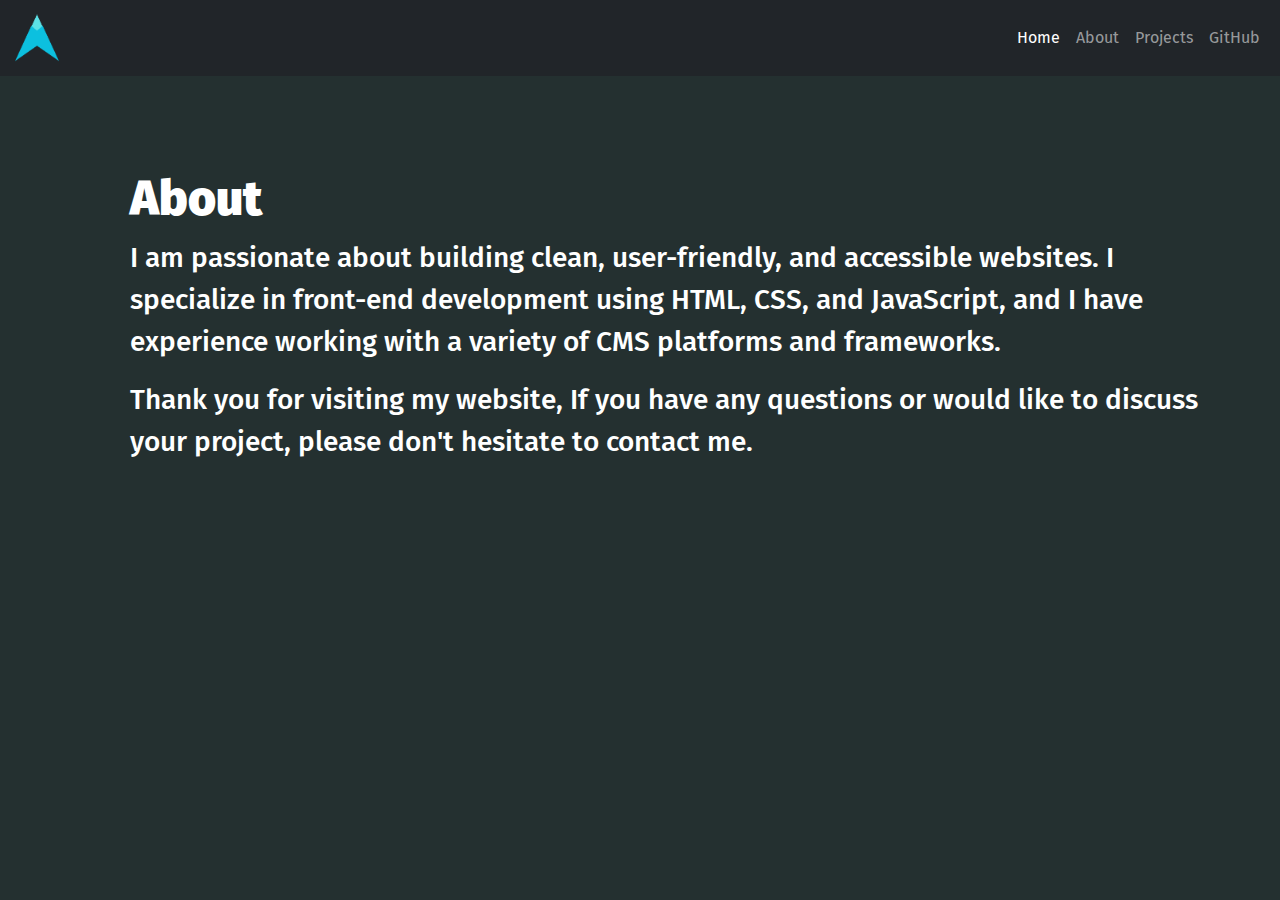
<file: about.html>
<!DOCTYPE html>
<html lang="en">

<head>
    <meta charset="UTF-8">
    <meta http-equiv="X-UA-Compatible" content="IE=edge">
    <meta name="viewport" content="width=device-width, initial-scale=1.0">
    <link rel="stylesheet" href="https://cdn.jsdelivr.net/npm/bootstrap@5.2.3/dist/css/bootstrap.min.css">
    <link rel="stylesheet" href="css/aboutConatct.css">
    <title>Adwait Sumbh</title>
</head>

<body>
    <nav class="navbar navbar-expand-lg navbar-dark bg-dark">
        <div class="container-fluid">
            <a class="navbar-brand" href="index.html"><img src="images/Logo.png" alt="" srcset=""></a>
            <button class="navbar-toggler" type="button" data-bs-toggle="collapse" data-bs-target="#navbarNav"
                aria-controls="navbarNav" aria-expanded="false" aria-label="Toggle navigation">
                <span class="navbar-toggler-icon"></span>
            </button>
            <div class="collapse navbar-collapse" id="navbarNav">
                <ul class="navbar-nav ms-auto">
                    <li class="nav-item">
                        <a class="nav-link active" aria-current="page" href="index.html">Home</a>
                    </li>
                    <li class="nav-item">
                        <a class="nav-link" href="about.html">About</a>
                    </li>
                    <!-- <li class="nav-item">
                        <a class="nav-link"
                            href="https://drive.google.com/file/d/19qiWyPW6QdQAUUa66JOpxmZlr3FkM71V/view?usp=sharing">CV</a>
                    </li> -->
                    <li class="nav-item">
                        <a class="nav-link" href="projects.html">Projects</a>
                    </li>
                    <li class="nav-item">
                        <a class="nav-link" href="https://github.com/toad153">GitHub</a>
                    </li>
                    <!-- <li class="nav-item">
                        <a class="nav-link" href="contact.html">Contact Me</a>
                    </li> -->
                </ul>
            </div>
        </div>
    </nav>

    <section class="coloured">

        <div class="about">
            <h1>About</h1>
            <p>I am passionate about building clean, user-friendly, and accessible websites. I specialize in front-end development using HTML, CSS, and JavaScript, and
                I have experience working with a variety of CMS platforms and frameworks.</p>
            <p></p>
            <p>Thank you for visiting my website, If you have any questions or
                would like to discuss your project, please don't hesitate to contact me.</p>
        </div>

    </section>








    <script src="https://cdn.jsdelivr.net/npm/bootstrap@5.2.3/dist/js/bootstrap.bundle.min.js"></script>
</body>

</html>
</file>
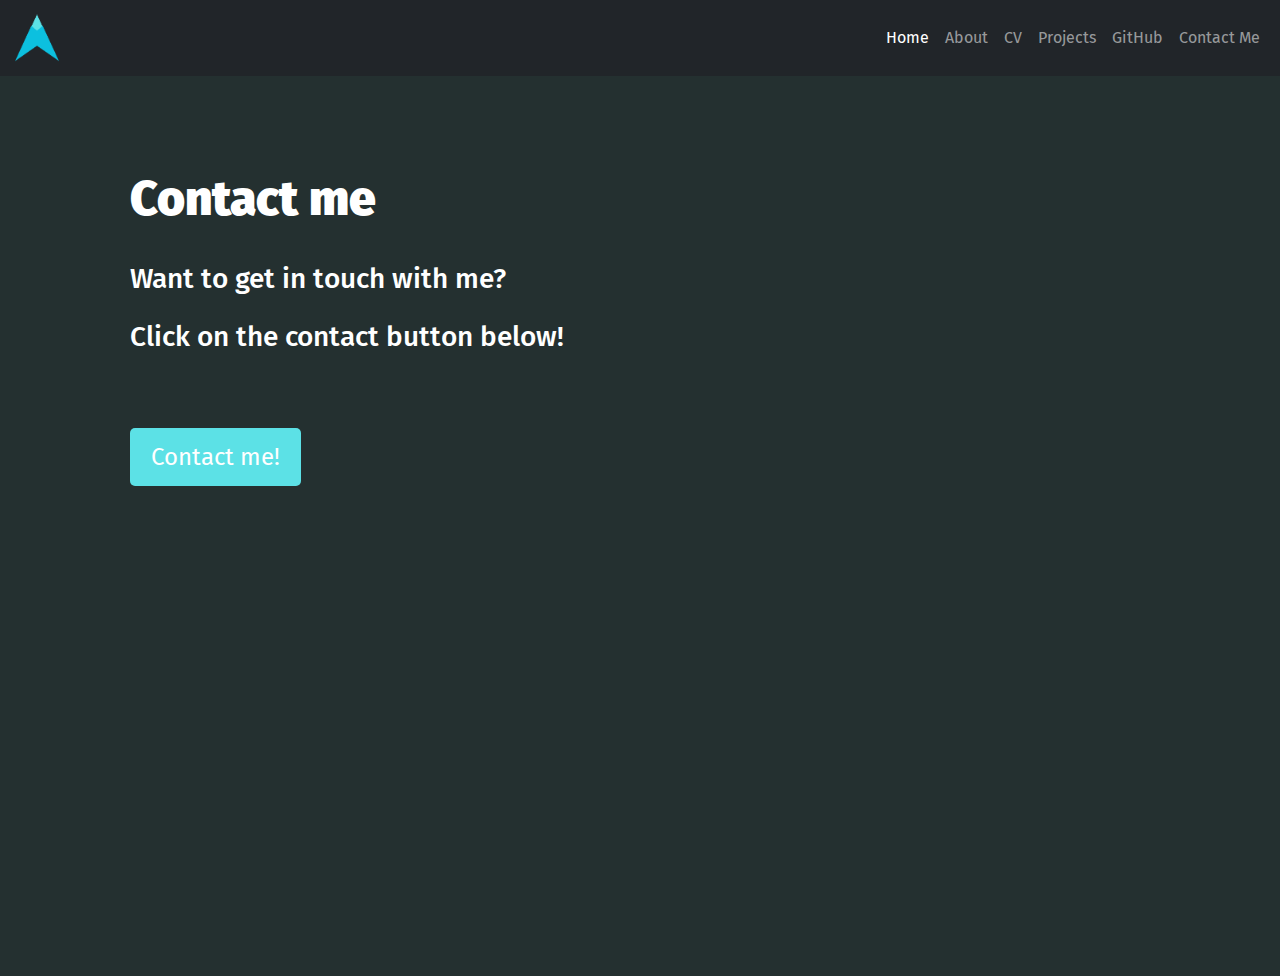
<file: contact.html>
<!DOCTYPE html>
<html lang="en">
<head>
    <meta charset="UTF-8">
    <meta http-equiv="X-UA-Compatible" content="IE=edge">
    <meta name="viewport" content="width=device-width, initial-scale=1.0">
    <link rel="stylesheet" href="https://cdn.jsdelivr.net/npm/bootstrap@5.2.3/dist/css/bootstrap.min.css">
    <link rel="stylesheet" href="aboutConatct.css">
    <title>Adwait Sumbh</title>
</head>
<body>
    <nav class="navbar navbar-expand-lg navbar-dark bg-dark">
        <div class="container-fluid">
            <a class="navbar-brand" href="index.html"><img src="images/Logo.png" alt="" srcset=""></a>
            <button class="navbar-toggler" type="button" data-bs-toggle="collapse" data-bs-target="#navbarNav"
                aria-controls="navbarNav" aria-expanded="false" aria-label="Toggle navigation">
                <span class="navbar-toggler-icon"></span>
            </button>
            <div class="collapse navbar-collapse" id="navbarNav">
                <ul class="navbar-nav ms-auto">
                    <li class="nav-item">
                        <a class="nav-link active" aria-current="page" href="index.html">Home</a>
                    </li>
                    <li class="nav-item">
                        <a class="nav-link" href="about.html">About</a>
                    </li>
                    <li class="nav-item">
                        <a class="nav-link"
                            href="https://drive.google.com/file/d/19qiWyPW6QdQAUUa66JOpxmZlr3FkM71V/view?usp=sharing">CV</a>
                    </li>
                    <li class="nav-item">
                        <a class="nav-link" href="projects.html">Projects</a>
                    </li>
                    <li class="nav-item">
                        <a class="nav-link" href="https://github.com/toad153">GitHub</a>
                    </li>
                    <li class="nav-item">
                        <a class="nav-link" href="contact.html">Contact Me</a>
                    </li>
                </ul>
            </div>
        </div>
    </nav>

    <section class="coloured">
        <div class="contact">
            <h1>Contact me</h1>
            <p>Want to get in touch with me?</p>
            <p>Click on the contact button below!</p>
            <button class="btn"><a href="mailto:adwaitsumbh@gmail.com">Contact me!</a> </button>
        </div>
    </section>

    <script src="https://cdn.jsdelivr.net/npm/bootstrap@5.2.3/dist/js/bootstrap.bundle.min.js"></script>
</body>
</html>
</file>
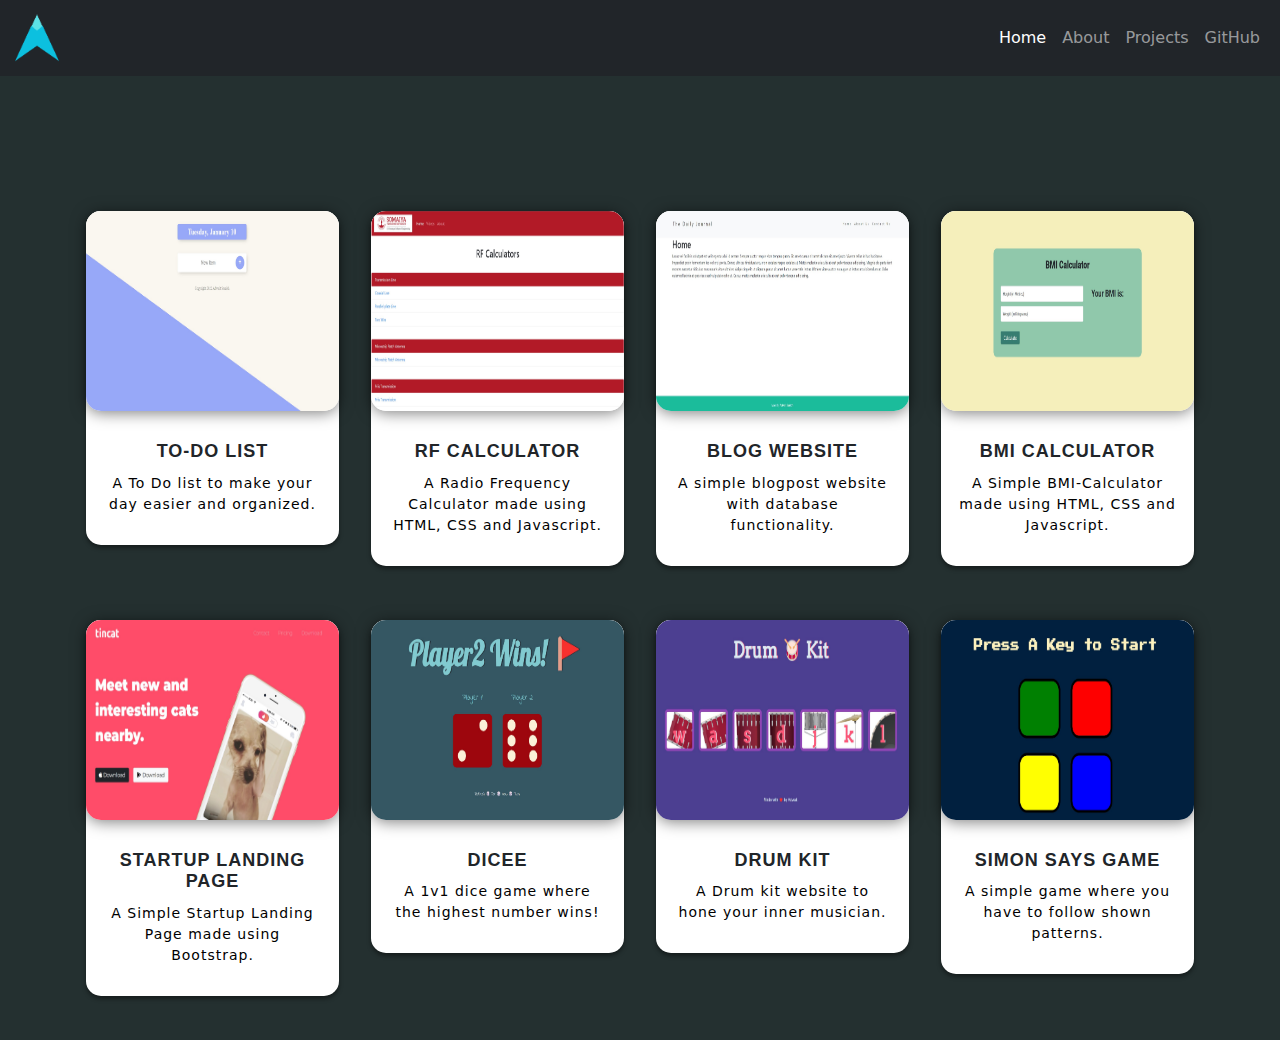
<file: projects.html>
<!DOCTYPE html>
<html lang="en">

<head>
    <meta charset="UTF-8">
    <meta http-equiv="X-UA-Compatible" content="IE=edge">
    <meta name="viewport" content="width=device-width, initial-scale=1.0">
    <link rel="stylesheet" href="https://cdn.jsdelivr.net/npm/bootstrap@5.2.3/dist/css/bootstrap.min.css">
    <link rel="stylesheet" href="css/projects.css">
    <title>Adwait Sumbh</title>
</head>

<body>

    <!-- Navbar -->
    <nav class="navbar navbar-expand-lg navbar-dark bg-dark">
        <div class="container-fluid">
            <a class="navbar-brand" href="index.html"><img src="images/Logo.png" alt="" srcset=""></a>
            <button class="navbar-toggler" type="button" data-bs-toggle="collapse" data-bs-target="#navbarNav"
                aria-controls="navbarNav" aria-expanded="false" aria-label="Toggle navigation">
                <span class="navbar-toggler-icon"></span>
            </button>
            <div class="collapse navbar-collapse" id="navbarNav">
                <ul class="navbar-nav ms-auto">
                    <li class="nav-item">
                        <a class="nav-link active" aria-current="page" href="index.html">Home</a>
                    </li>
                    <li class="nav-item">
                        <a class="nav-link" href="about.html">About</a>
                    </li>
                    <!-- <li class="nav-item">
                        <a class="nav-link"
                            href="https://drive.google.com/file/d/19qiWyPW6QdQAUUa66JOpxmZlr3FkM71V/view?usp=sharing">CV</a>
                    </li> -->
                    <li class="nav-item">
                        <a class="nav-link" href="#">Projects</a>
                    </li>
                    <li class="nav-item">
                        <a class="nav-link" href="https://github.com/toad153">GitHub</a>
                    </li>
                    <!-- <li class="nav-item">
                        <a class="nav-link" href="contact.html">Contact Me</a>
                    </li> -->
                </ul>
            </div>
        </div>
    </nav>




    <!-- Topic Cards -->
    <section class="coloured">
        <div id="cards_landscape_wrap-2">
            <div class="container">
                <div class="row">
                    <div class="col-xs-12 col-sm-6 col-md-6 col-lg-3 projectCards">
                        <a href="https://todolist-v1-production-9fa.up.railway.app/">
                            <div class="card-flyer">
                                <div class="text-box">
                                    <div class="image-box">
                                        <img src="images/todolist-v1.jpg" alt="" />
                                    </div>
                                    <div class="text-container">
                                        <h6>To-Do list</h6>
                                        <p>A To Do list to make your day easier and organized.</p>
                                    </div>
                                </div>
                            </div>
                        </a>
                    </div>
                    <div class="col-xs-12 col-sm-6 col-md-6 col-lg-3 projectCards">
                        <a href="https://toad153.github.io/RF-Calculator/">
                            <div class="card-flyer">
                                <div class="text-box">
                                    <div class="image-box">
                                        <img src="images/Rf.jpg" alt="" />
                                    </div>
                                    <div class="text-container">
                                        <h6>RF Calculator</h6>
                                        <p>A Radio Frequency Calculator made using HTML, CSS and Javascript.</p>
                                    </div>
                                </div>
                            </div>
                        </a>
                    </div>
                    <div class="col-xs-12 col-sm-6 col-md-6 col-lg-3 projectCards">
                        <a href="https://blogpost-website-production.up.railway.app/">
                            <div class="card-flyer">
                                <div class="text-box">
                                    <div class="image-box">
                                        <img src="images/blogwebsite.jpg" alt="" />
                                    </div>
                                    <div class="text-container">
                                        <h6>Blog Website</h6>
                                        <p>A simple blogpost website with database functionality.</p>
                                    </div>
                                </div>
                            </div>
                        </a>
                    </div>
                    <div class="col-xs-12 col-sm-6 col-md-6 col-lg-3 projectCards">
                        <a href="https://toad153.github.io/BMI-Calculator/">
                            <div class="card-flyer">
                                <div class="text-box">
                                    <div class="image-box">
                                        <img src="images/bmi.jpg" alt="" />
                                    </div>
                                    <div class="text-container">
                                        <h6>BMI Calculator</h6>
                                        <p>A Simple BMI-Calculator made using HTML, CSS and Javascript.</p>
                                    </div>
                                </div>
                            </div>
                        </a>
                    </div>
                </div>
                <div class="row">
                    <div class="col-xs-12 col-sm-6 col-md-6 col-lg-3 projectCards">
                        <a href="https://toad153.github.io/TinCat/">
                            <div class="card-flyer">
                                <div class="text-box">
                                    <div class="image-box">
                                        <img src="images/tincat.jpg" alt="" />
                                    </div>
                                    <div class="text-container">
                                        <h6>Startup landing page</h6>
                                        <p>A Simple Startup Landing Page made using Bootstrap.</p>
                                    </div>
                                </div>
                            </div>
                        </a>
                    </div>
                    <div class="col-xs-12 col-sm-6 col-md-6 col-lg-3 projectCards">
                        <a href="https://toad153.github.io/Dicee-Game/">
                            <div class="card-flyer">
                                <div class="text-box">
                                    <div class="image-box">
                                        <img src="images/dicee.jpg" alt="" />
                                    </div>
                                    <div class="text-container">
                                        <h6>Dicee</h6>
                                        <p>A 1v1 dice game where the highest number wins!</p>
                                    </div>
                                </div>
                            </div>
                        </a>
                    </div>
                    <div class="col-xs-12 col-sm-6 col-md-6 col-lg-3 projectCards">
                        <a href="https://toad153.github.io/Drum-Kit/">
                            <div class="card-flyer">
                                <div class="text-box">
                                    <div class="image-box">
                                        <img src="images/drums.jpg" alt="" />
                                    </div>

                                    <div class="text-container">
                                        <h6>Drum Kit</h6>
                                        <p>A Drum kit website to hone your inner musician.</p>
                                    </div>
                                </div>
                            </div>
                        </a>
                    </div>
                    <div class="col-xs-12 col-sm-6 col-md-6 col-lg-3 projectCards">
                        <a href="https://toad153.github.io/Simon-Says/">
                            <div class="card-flyer">
                                <div class="text-box">
                                    <div class="image-box">
                                        <img src="images/simon.jpg" alt="" />
                                    </div>
                                    <div class="text-container">
                                        <h6>Simon says Game</h6>
                                        <p>A simple game where you have to follow shown patterns.</p>
                                    </div>
                                </div>
                            </div>
                        </a>
                    </div>
                </div>
            </div>
        </div>
    </section>

    <script src="https://cdn.jsdelivr.net/npm/bootstrap@5.2.3/dist/js/bootstrap.bundle.min.js"></script>
</body>

</html>
</file>
<file: css/aboutConatct.css>
@import url('https://fonts.googleapis.com/css2?family=Fira+Sans:wght@100;200;300;400;500;600;700;800;900&display=swap');

* {
    padding: 0;
    margin: 0;
}

body {
    height: 100%;
    font-family: 'Fira Sans', sans-serif;
    background-color: #243030;
}

.navbar-brand img {
    width: 50px;
}

.coloured {
    padding: 10vh 4vw;
}

.about,
.contact {
    margin: 0% 0% 0% 5%;
    padding: 5px 20px;
    color: #fff;
}

.about h1 {
    font-weight: 900;
    font-size: 48px;
}

.about p {
    font-size: 28px;
    font-weight: 500;
}

/******* Contact Page *******/

.contact h1 {
    font-weight: 900;
    font-size: 48px;
    padding-bottom: 2%;
}

.contact p {
    font-size: 28px;
    font-weight: 500;
}

.btn {
    margin-top: 5%;
    -webkit-border-radius: 5;
    -moz-border-radius: 5;
    border-radius: 5px;
    color: #ffffff;
    font-size: 24px;
    background: #5ce1e6;
    padding: 10px 20px 10px 20px;
    text-decoration: none;
}

.btn:hover {
    background: #0cc0df;
    text-decoration: none;
}

.btn a {
    text-decoration: none;
    color: #fff;
}


/* Mobile Section */


@media (max-width: 426px) {
    .coloured {
        padding: 5vh 4vw;
        height: 100vh;
    }

    .about h1 {
        font-weight: 900;
        font-size: 32px;
    }

    .about p {
        font-size: 22px;
        font-weight: 500;
    }

}
</file>
<file: aboutConatct.css>
@import url('https://fonts.googleapis.com/css2?family=Fira+Sans:wght@100;200;300;400;500;600;700;800;900&display=swap');

* {
    padding: 0;
    margin: 0;
}

body {
    height: 100%;
    font-family: 'Fira Sans', sans-serif;
}

.navbar-brand img {
    width: 50px;
}

.coloured {
    padding: 10vh 4vw;
    background-color: #243030;
    height: 100vh;
}

.about,
.contact {
    margin: 0% 0% 0% 5%;
    padding: 5px 20px;
    color: #fff;
}

.about h1 {
    font-weight: 900;
    font-size: 48px;
}

.about p {
    font-size: 28px;
    font-weight: 500;
}

/******* Contact Page *******/

.contact h1 {
    font-weight: 900;
    font-size: 48px;
    padding-bottom: 2%;
}

.contact p {
    font-size: 28px;
    font-weight: 500;
}

.btn {
    margin-top: 5%;
    -webkit-border-radius: 5;
    -moz-border-radius: 5;
    border-radius: 5px;
    color: #ffffff;
    font-size: 24px;
    background: #5ce1e6;
    padding: 10px 20px 10px 20px;
    text-decoration: none;
}

.btn:hover {
    background: #0cc0df;
    text-decoration: none;
}

.btn a{
    text-decoration: none;
    color: #fff;
}
</file>
<file: css/projects.css>
/***** NavBar *****/

body{
    background-color: #243030;
}

.navbar-brand img {
    width: 50px;
}

.coloured {
    padding: 5vh 4vw 0vh;
}

.mainContent {
    margin: 5% 0% 0% 0%;
    color: #fff;
    text-align: left;
}

.nameHeader,
.paraHeader {
    text-align: left;
    padding: 5px 20px;
}

.nameHeader {
    font-size: 48px;
    font-weight: 900;
}

.paraHeader {
    font-size: 28px;
    font-weight: 500;
}

.btn {
    margin-top: 5%;
    -webkit-border-radius: 5;
    -moz-border-radius: 5;
    border-radius: 5px;
    color: #ffffff;
    font-size: 24px;
    background: #5ce1e6;
    padding: 10px 20px 10px 20px;
    text-decoration: none;
    margin-left: 3%;
}

.btn:hover {
    background: #0cc0df;
    text-decoration: none;
}

.btn a {
    text-decoration: none;
    color: #fff;
}


/*----  Main Style  ----*/
.card-flyer{
    margin: 1.5%;
}

#cards_landscape_wrap-2 {
    text-align: center;
    background: #243030;
}

#cards_landscape_wrap-2 .container {
    padding-top: 40px;
    padding-bottom: 40px;
}

#cards_landscape_wrap-2 a {
    text-decoration: none;
    outline: none;
}

#cards_landscape_wrap-2 .card-flyer {
    border-radius: 15px;
}

#cards_landscape_wrap-2 .card-flyer .image-box {
    background: #ffffff;
    overflow: hidden;
    box-shadow: 0px 2px 15px rgba(0, 0, 0, 0.50);
    border-radius: 15px;
}

#cards_landscape_wrap-2 .card-flyer .image-box img {
    -webkit-transition: all .9s ease;
    -moz-transition: all .9s ease;
    -o-transition: all .9s ease;
    -ms-transition: all .9s ease;
    width: 100%;
    height: 200px;
}

#cards_landscape_wrap-2 .card-flyer:hover .image-box img {
    opacity: 0.7;
    -webkit-transform: scale(1.15);
    -moz-transform: scale(1.15);
    -ms-transform: scale(1.15);
    -o-transform: scale(1.15);
    transform: scale(1.15);
}

#cards_landscape_wrap-2 .card-flyer .text-box {
    text-align: center;
}

#cards_landscape_wrap-2 .card-flyer .text-box .text-container {
    padding: 30px 18px;
}

#cards_landscape_wrap-2 .card-flyer {
    background: #fff;
    margin-top: 50px;
    -webkit-transition: all 0.2s ease-in;
    -moz-transition: all 0.2s ease-in;
    -ms-transition: all 0.2s ease-in;
    -o-transition: all 0.2s ease-in;
    transition: all 0.2s ease-in;
    box-shadow: 0px 3px 4px rgba(0, 0, 0, 0.40);
}

#cards_landscape_wrap-2 .card-flyer:hover {
    background: #fff;
    box-shadow: 0px 15px 26px rgba(0, 0, 0, 0.50);
    -webkit-transition: all 0.2s ease-in;
    -moz-transition: all 0.2s ease-in;
    -ms-transition: all 0.2s ease-in;
    -o-transition: all 0.2s ease-in;
    transition: all 0.2s ease-in;
    margin-top: 50px;
}

#cards_landscape_wrap-2 .card-flyer .text-box p {
    margin-top: 10px;
    margin-bottom: 0px;
    padding-bottom: 0px;
    font-size: 14px;
    letter-spacing: 1px;
    color: #000;
}

#cards_landscape_wrap-2 .card-flyer .text-box h6 {
    margin-top: 0px;
    margin-bottom: 4px;
    font-size: 18px;
    font-weight: bold;
    text-transform: uppercase;
    font-family: 'Roboto Black', sans-serif;
    letter-spacing: 1px;
    color: #212529;
}
</file>
